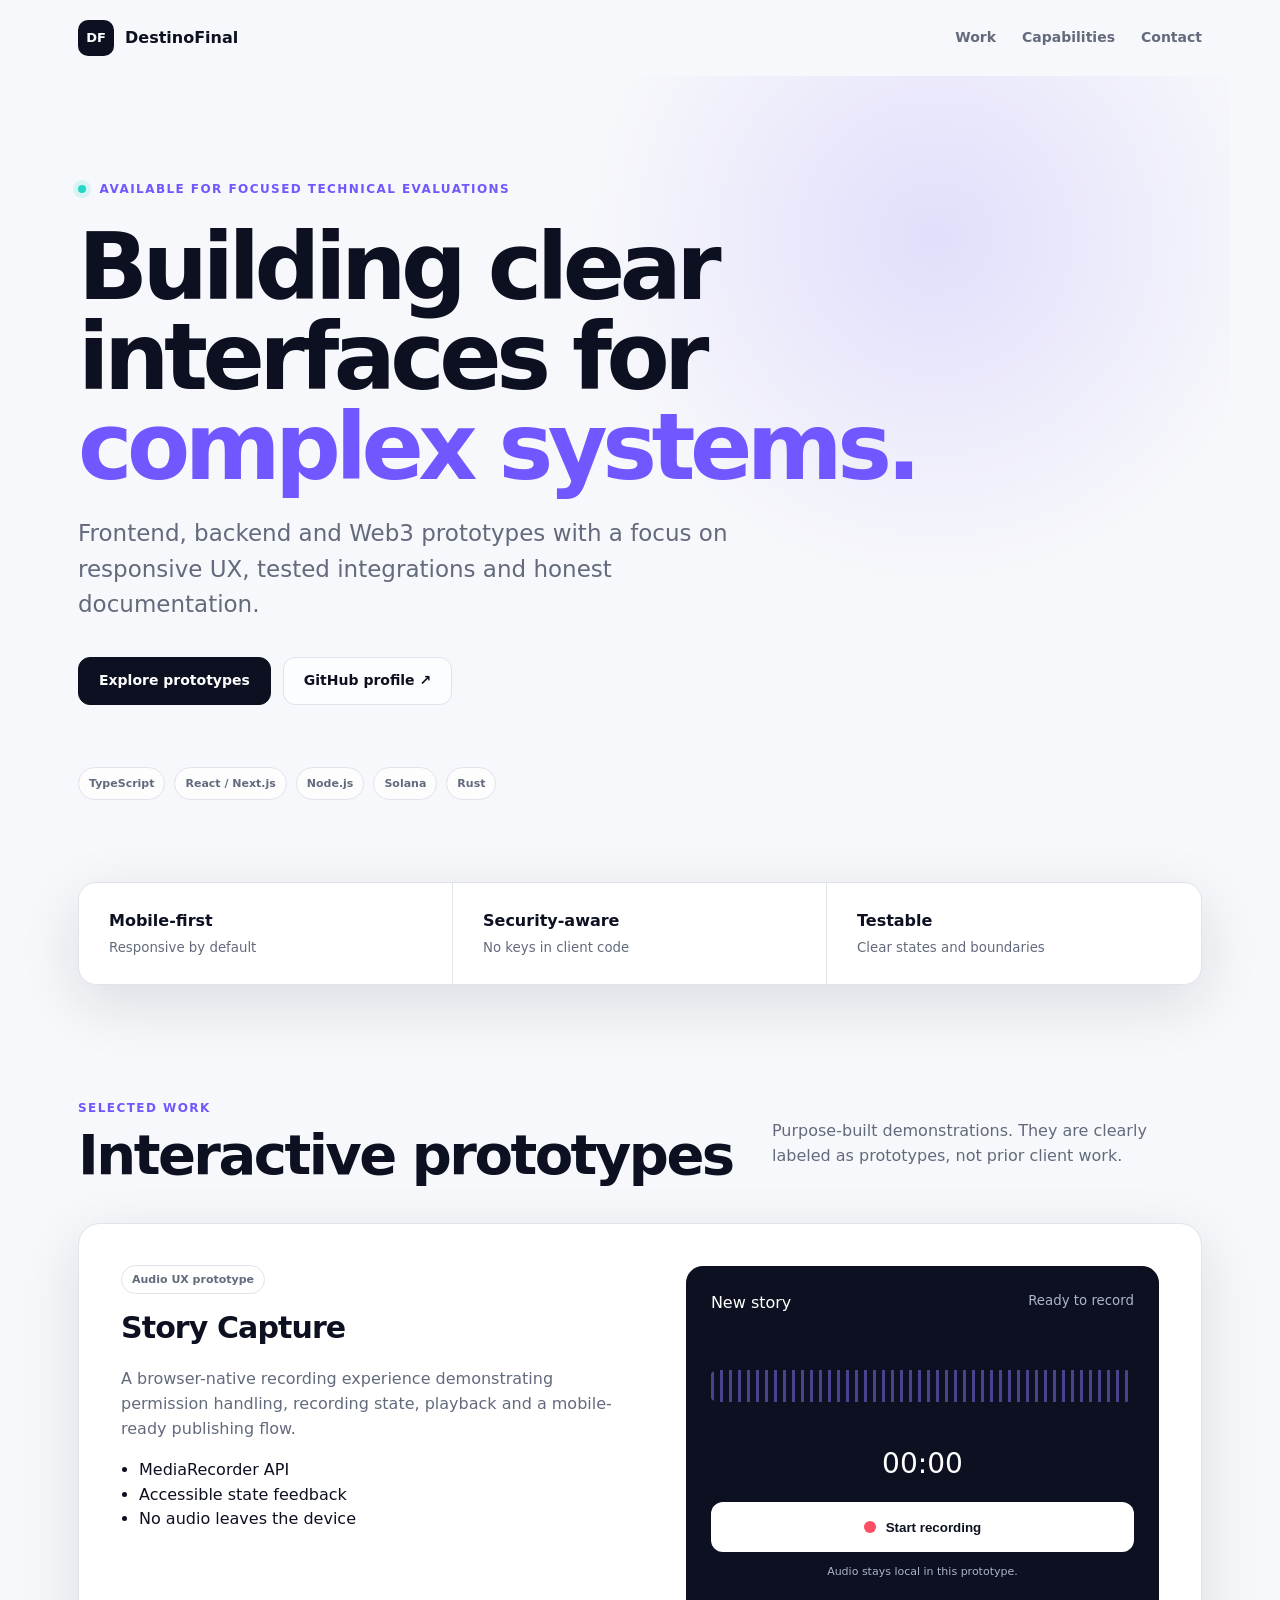
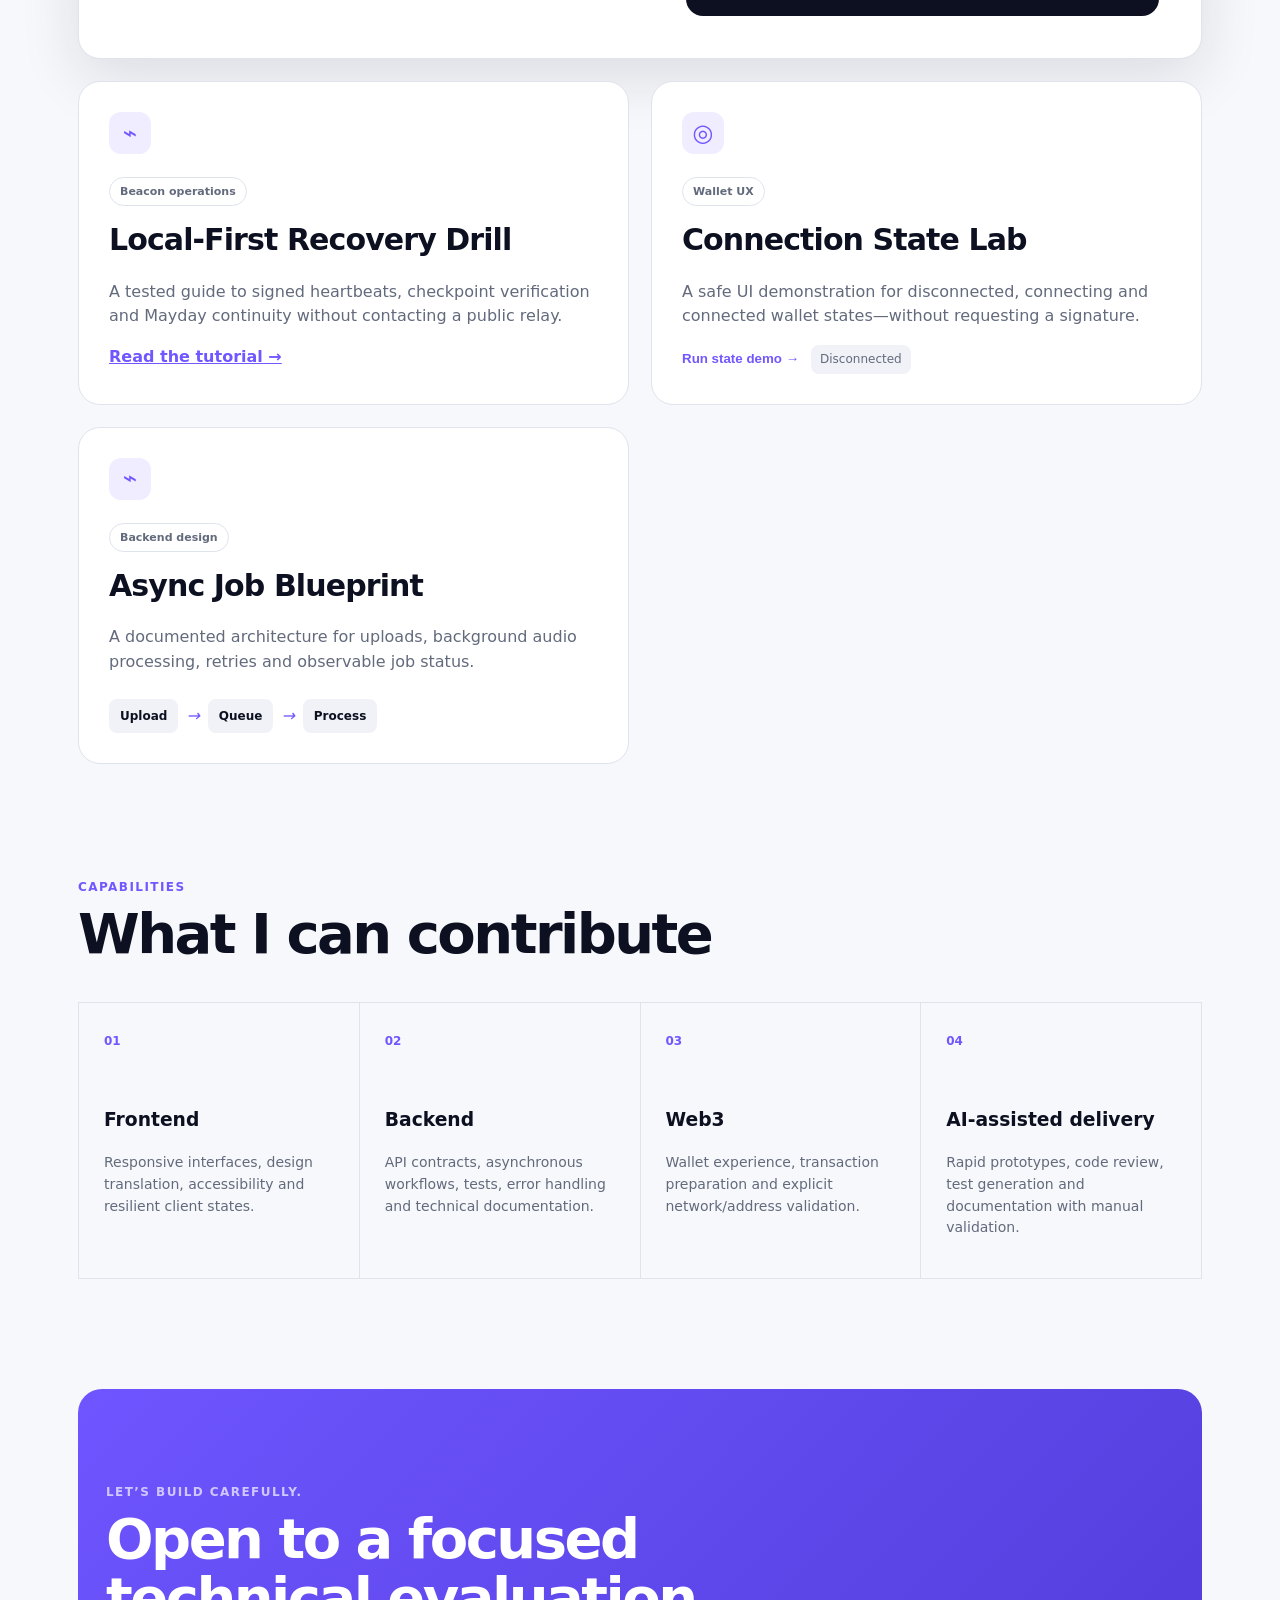
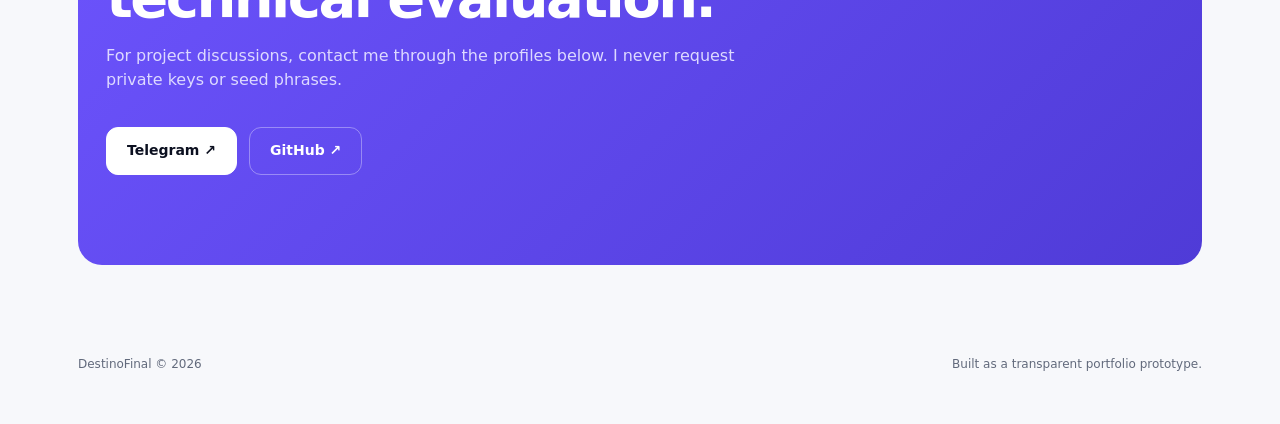
<file: index.html>
<!doctype html>
<html lang="en">
<head>
  <meta charset="UTF-8" />
  <meta name="viewport" content="width=device-width, initial-scale=1.0" />
  <meta name="description" content="DestinoFinal — frontend, backend and Web3 development portfolio." />
  <title>DestinoFinal — Web3 Builder</title>
  <link rel="stylesheet" href="styles.css" />
</head>
<body>
  <header class="nav">
    <a class="brand" href="#top" aria-label="DestinoFinal home"><span>DF</span> DestinoFinal</a>
    <nav aria-label="Primary navigation">
      <a href="#work">Work</a><a href="#capabilities">Capabilities</a><a href="#contact">Contact</a>
    </nav>
  </header>

  <main id="top">
    <section class="hero">
      <div class="eyebrow"><span></span> Available for focused technical evaluations</div>
      <h1>Building clear interfaces for <em>complex systems.</em></h1>
      <p class="lede">Frontend, backend and Web3 prototypes with a focus on responsive UX, tested integrations and honest documentation.</p>
      <div class="actions">
        <a class="button primary" href="#work">Explore prototypes</a>
        <a class="button secondary" href="https://github.com/finaldestino96-beep">GitHub profile ↗</a>
      </div>
      <div class="stack" aria-label="Technology stack"><span>TypeScript</span><span>React / Next.js</span><span>Node.js</span><span>Solana</span><span>Rust</span></div>
    </section>

    <section class="metrics" aria-label="Working principles">
      <article><strong>Mobile-first</strong><small>Responsive by default</small></article>
      <article><strong>Security-aware</strong><small>No keys in client code</small></article>
      <article><strong>Testable</strong><small>Clear states and boundaries</small></article>
    </section>

    <section id="work" class="section">
      <div class="section-heading"><div><span>Selected work</span><h2>Interactive prototypes</h2></div><p>Purpose-built demonstrations. They are clearly labeled as prototypes, not prior client work.</p></div>

      <article class="project featured">
        <div class="project-copy">
          <span class="tag">Audio UX prototype</span>
          <h3>Story Capture</h3>
          <p>A browser-native recording experience demonstrating permission handling, recording state, playback and a mobile-ready publishing flow.</p>
          <ul><li>MediaRecorder API</li><li>Accessible state feedback</li><li>No audio leaves the device</li></ul>
        </div>
        <div class="recorder-card">
          <div class="recorder-head"><span>New story</span><small id="status">Ready to record</small></div>
          <div class="wave" id="wave" aria-hidden="true"></div>
          <div class="timer" id="timer">00:00</div>
          <button id="recordButton" class="record" type="button"><span></span><b>Start recording</b></button>
          <audio id="playback" controls hidden></audio>
          <p class="privacy">Audio stays local in this prototype.</p>
        </div>
      </article>

      <div class="project-grid">
        <article class="project small">
          <div class="icon">⌁</div><span class="tag">Beacon operations</span><h3>Local-First Recovery Drill</h3>
          <p>A tested guide to signed heartbeats, checkpoint verification and Mayday continuity without contacting a public relay.</p>
          <a class="text-button" href="beacon-recovery-drill.html">Read the tutorial →</a>
        </article>
        <article class="project small">
          <div class="icon">◎</div><span class="tag">Wallet UX</span><h3>Connection State Lab</h3>
          <p>A safe UI demonstration for disconnected, connecting and connected wallet states—without requesting a signature.</p>
          <button id="walletDemo" class="text-button" type="button">Run state demo →</button><output id="walletState">Disconnected</output>
        </article>
        <article class="project small">
          <div class="icon">⌁</div><span class="tag">Backend design</span><h3>Async Job Blueprint</h3>
          <p>A documented architecture for uploads, background audio processing, retries and observable job status.</p>
          <div class="flow"><span>Upload</span><i>→</i><span>Queue</span><i>→</i><span>Process</span></div>
        </article>
      </div>
    </section>

    <section id="capabilities" class="section capabilities">
      <div class="section-heading"><div><span>Capabilities</span><h2>What I can contribute</h2></div></div>
      <div class="cap-grid">
        <article><b>01</b><h3>Frontend</h3><p>Responsive interfaces, design translation, accessibility and resilient client states.</p></article>
        <article><b>02</b><h3>Backend</h3><p>API contracts, asynchronous workflows, tests, error handling and technical documentation.</p></article>
        <article><b>03</b><h3>Web3</h3><p>Wallet experience, transaction preparation and explicit network/address validation.</p></article>
        <article><b>04</b><h3>AI-assisted delivery</h3><p>Rapid prototypes, code review, test generation and documentation with manual validation.</p></article>
      </div>
    </section>

    <section id="contact" class="contact">
      <span>Let’s build carefully.</span><h2>Open to a focused technical evaluation.</h2>
      <p>For project discussions, contact me through the profiles below. I never request private keys or seed phrases.</p>
      <div class="actions"><a class="button primary" href="https://t.me/Fatulini">Telegram ↗</a><a class="button secondary" href="https://github.com/finaldestino96-beep">GitHub ↗</a></div>
    </section>
  </main>

  <footer><span>DestinoFinal © 2026</span><span>Built as a transparent portfolio prototype.</span></footer>
  <script src="app.js"></script>
</body>
</html>
</file>
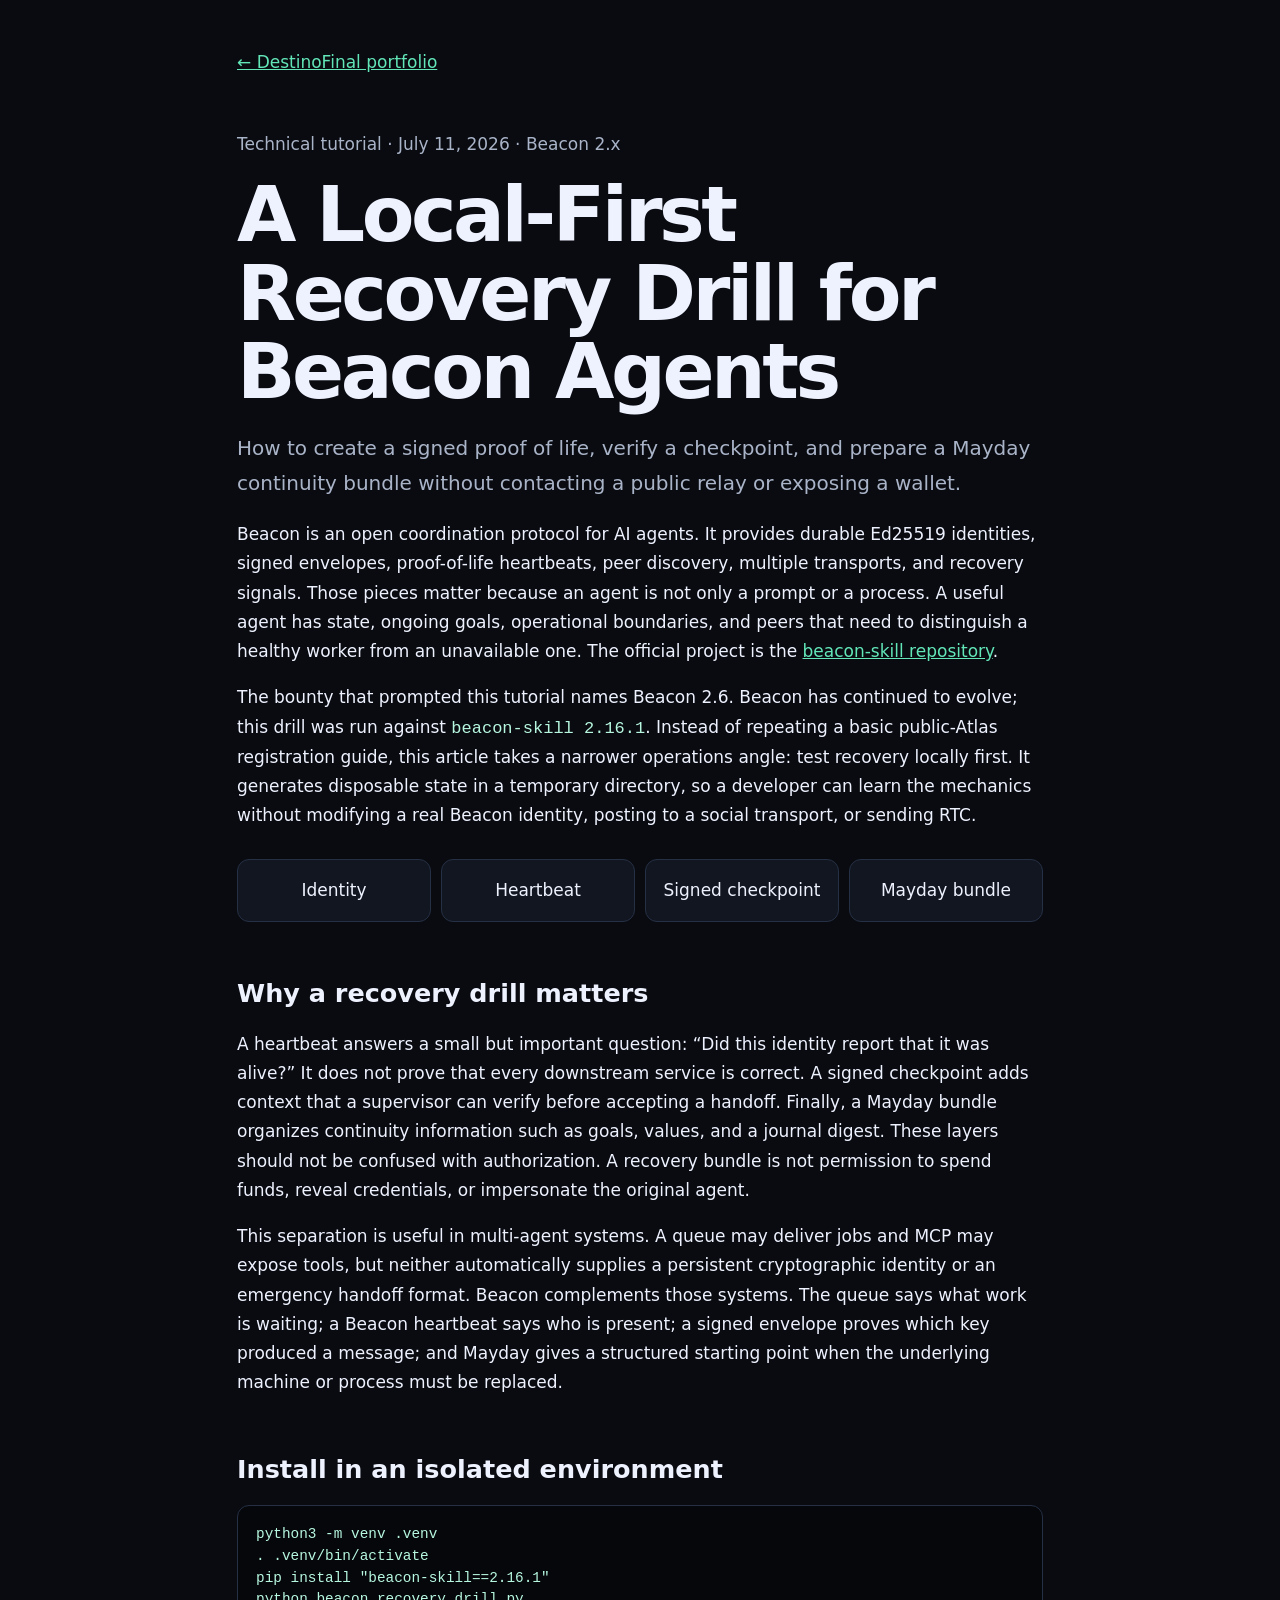
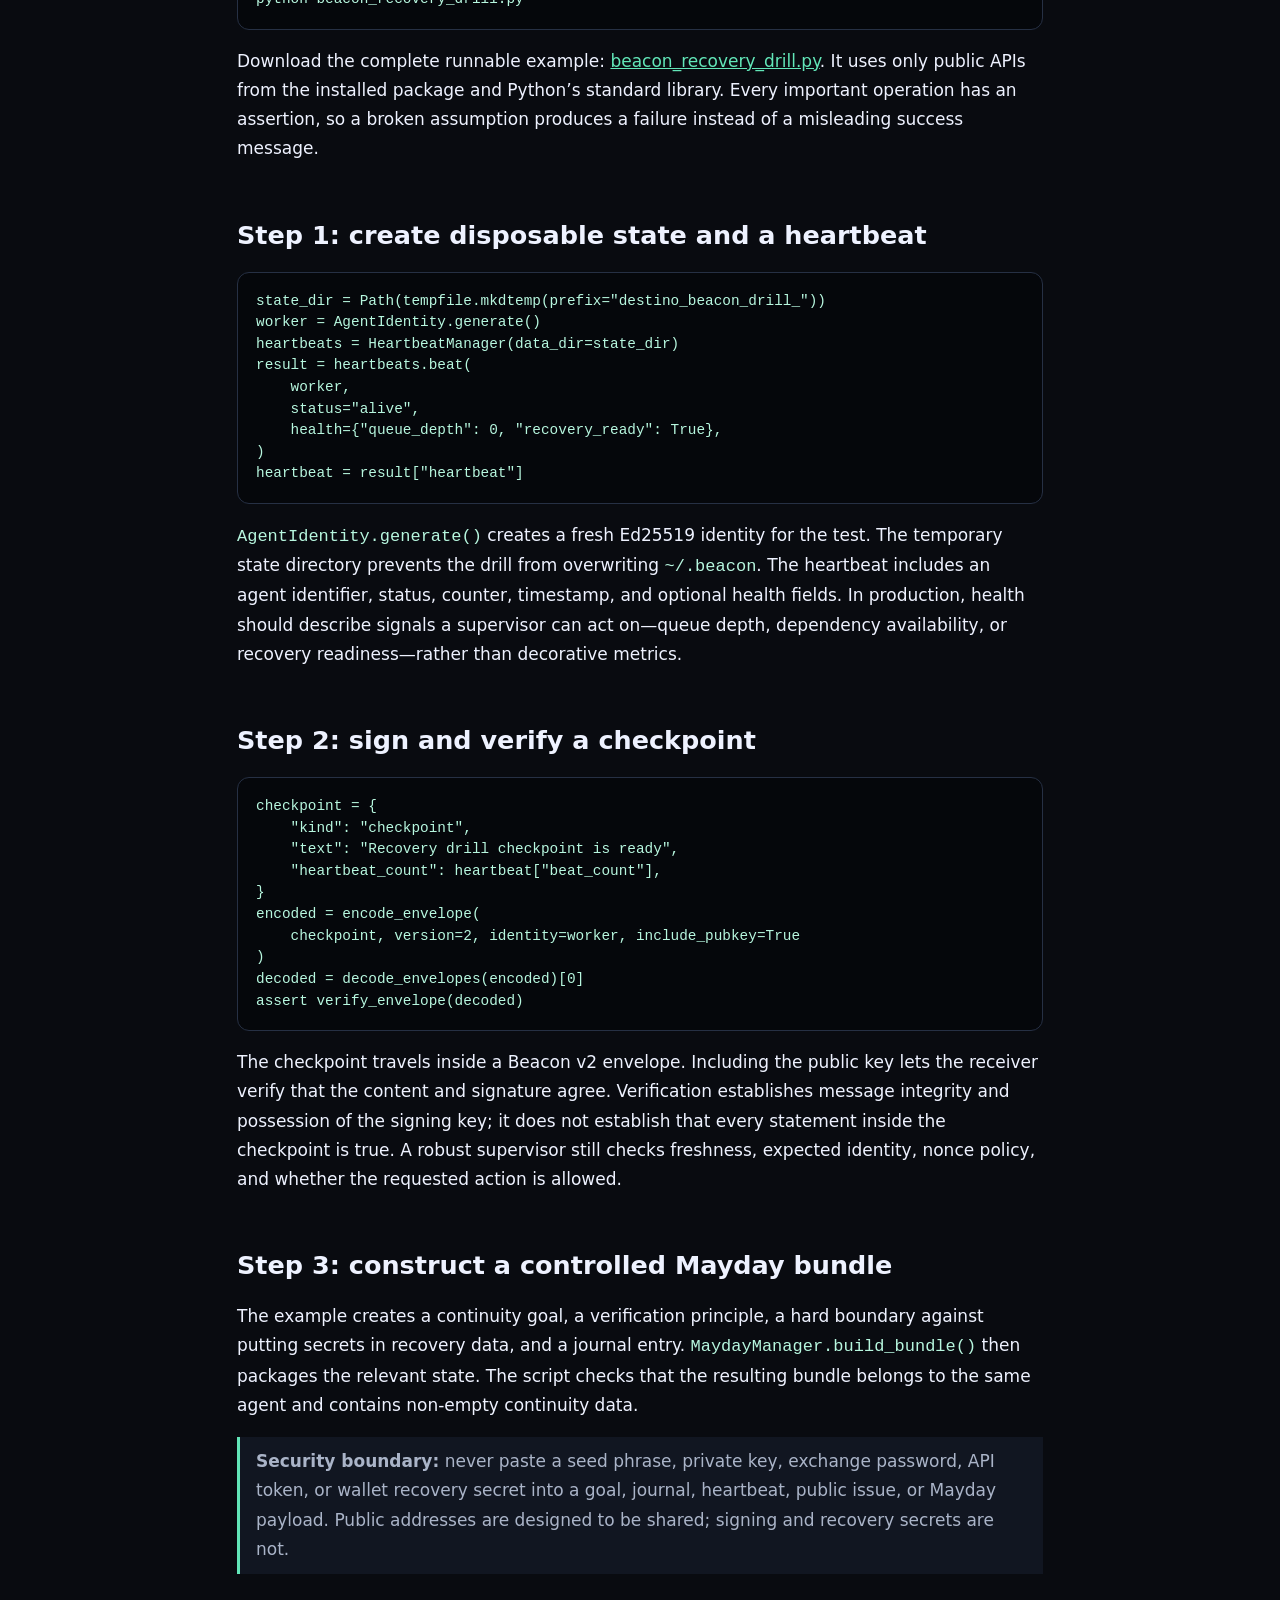
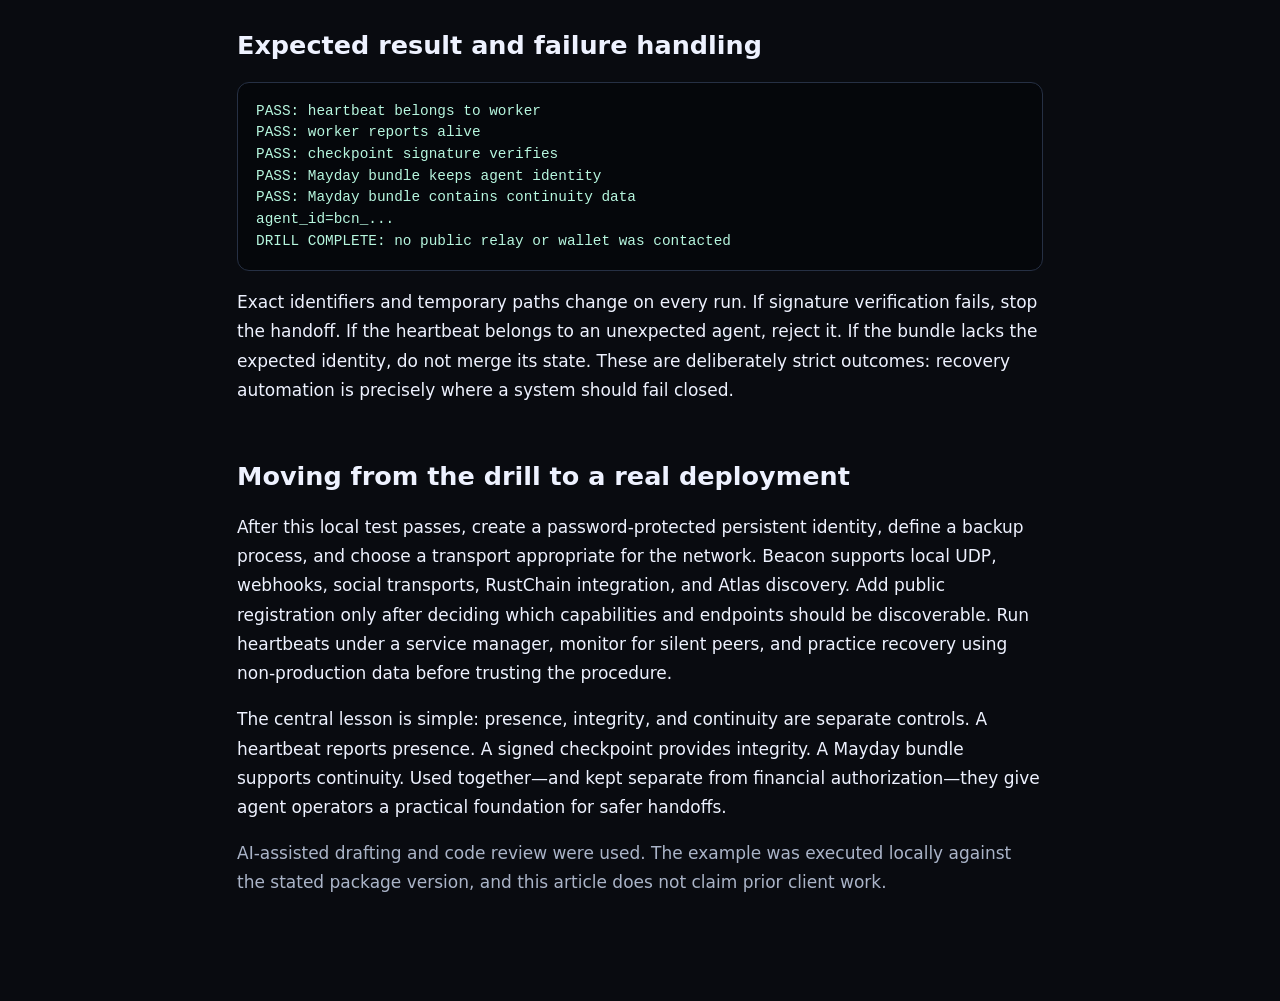
<file: beacon-recovery-drill.html>
<!doctype html>
<html lang="en">
<head>
  <meta charset="UTF-8" />
  <meta name="viewport" content="width=device-width, initial-scale=1.0" />
  <meta name="description" content="A local-first Beacon tutorial for signed heartbeats, checkpoint verification and Mayday recovery drills." />
  <title>A Local-First Beacon Recovery Drill — DestinoFinal</title>
  <link rel="alternate" type="application/rss+xml" title="DestinoFinal tutorials" href="feed.xml" />
  <style>
    :root{color-scheme:dark;--bg:#090b10;--panel:#111621;--text:#eef2ff;--muted:#aab4c8;--accent:#62e6b8;--line:#263044}*{box-sizing:border-box}body{margin:0;background:var(--bg);color:var(--text);font:17px/1.72 system-ui,sans-serif}main{max-width:850px;margin:auto;padding:48px 22px 90px}a{color:var(--accent)}.back{display:inline-block;margin-bottom:36px}h1{font-size:clamp(2.3rem,8vw,4.8rem);line-height:1.02;letter-spacing:-.045em;margin:.2em 0}h2{margin-top:2.2em;line-height:1.2}.lede{font-size:1.25rem;color:var(--muted)}.meta,.note{color:var(--muted)}.diagram{display:grid;grid-template-columns:repeat(4,1fr);gap:10px;margin:28px 0}.diagram span{padding:16px 10px;text-align:center;background:var(--panel);border:1px solid var(--line);border-radius:12px}pre{overflow:auto;padding:18px;background:#05070b;border:1px solid var(--line);border-radius:12px;font-size:.9rem;line-height:1.5}.note{border-left:3px solid var(--accent);padding:10px 16px;background:var(--panel)}code{color:#b7f7df}@media(max-width:650px){.diagram{grid-template-columns:1fr 1fr}}
  </style>
</head>
<body><main>
  <a class="back" href="index.html">← DestinoFinal portfolio</a>
  <p class="meta">Technical tutorial · July 11, 2026 · Beacon 2.x</p>
  <h1>A Local-First Recovery Drill for Beacon Agents</h1>
  <p class="lede">How to create a signed proof of life, verify a checkpoint, and prepare a Mayday continuity bundle without contacting a public relay or exposing a wallet.</p>

  <p>Beacon is an open coordination protocol for AI agents. It provides durable Ed25519 identities, signed envelopes, proof-of-life heartbeats, peer discovery, multiple transports, and recovery signals. Those pieces matter because an agent is not only a prompt or a process. A useful agent has state, ongoing goals, operational boundaries, and peers that need to distinguish a healthy worker from an unavailable one. The official project is the <a href="https://github.com/Scottcjn/beacon-skill">beacon-skill repository</a>.</p>

  <p>The bounty that prompted this tutorial names Beacon 2.6. Beacon has continued to evolve; this drill was run against <code>beacon-skill 2.16.1</code>. Instead of repeating a basic public-Atlas registration guide, this article takes a narrower operations angle: test recovery locally first. It generates disposable state in a temporary directory, so a developer can learn the mechanics without modifying a real Beacon identity, posting to a social transport, or sending RTC.</p>

  <div class="diagram" aria-label="Recovery drill flow"><span>Identity</span><span>Heartbeat</span><span>Signed checkpoint</span><span>Mayday bundle</span></div>

  <h2>Why a recovery drill matters</h2>
  <p>A heartbeat answers a small but important question: “Did this identity report that it was alive?” It does not prove that every downstream service is correct. A signed checkpoint adds context that a supervisor can verify before accepting a handoff. Finally, a Mayday bundle organizes continuity information such as goals, values, and a journal digest. These layers should not be confused with authorization. A recovery bundle is not permission to spend funds, reveal credentials, or impersonate the original agent.</p>

  <p>This separation is useful in multi-agent systems. A queue may deliver jobs and MCP may expose tools, but neither automatically supplies a persistent cryptographic identity or an emergency handoff format. Beacon complements those systems. The queue says what work is waiting; a Beacon heartbeat says who is present; a signed envelope proves which key produced a message; and Mayday gives a structured starting point when the underlying machine or process must be replaced.</p>

  <h2>Install in an isolated environment</h2>
  <pre><code>python3 -m venv .venv
. .venv/bin/activate
pip install "beacon-skill==2.16.1"
python beacon_recovery_drill.py</code></pre>
  <p>Download the complete runnable example: <a href="beacon_recovery_drill.py">beacon_recovery_drill.py</a>. It uses only public APIs from the installed package and Python’s standard library. Every important operation has an assertion, so a broken assumption produces a failure instead of a misleading success message.</p>

  <h2>Step 1: create disposable state and a heartbeat</h2>
  <pre><code>state_dir = Path(tempfile.mkdtemp(prefix="destino_beacon_drill_"))
worker = AgentIdentity.generate()
heartbeats = HeartbeatManager(data_dir=state_dir)
result = heartbeats.beat(
    worker,
    status="alive",
    health={"queue_depth": 0, "recovery_ready": True},
)
heartbeat = result["heartbeat"]</code></pre>
  <p><code>AgentIdentity.generate()</code> creates a fresh Ed25519 identity for the test. The temporary state directory prevents the drill from overwriting <code>~/.beacon</code>. The heartbeat includes an agent identifier, status, counter, timestamp, and optional health fields. In production, health should describe signals a supervisor can act on—queue depth, dependency availability, or recovery readiness—rather than decorative metrics.</p>

  <h2>Step 2: sign and verify a checkpoint</h2>
  <pre><code>checkpoint = {
    "kind": "checkpoint",
    "text": "Recovery drill checkpoint is ready",
    "heartbeat_count": heartbeat["beat_count"],
}
encoded = encode_envelope(
    checkpoint, version=2, identity=worker, include_pubkey=True
)
decoded = decode_envelopes(encoded)[0]
assert verify_envelope(decoded)</code></pre>
  <p>The checkpoint travels inside a Beacon v2 envelope. Including the public key lets the receiver verify that the content and signature agree. Verification establishes message integrity and possession of the signing key; it does not establish that every statement inside the checkpoint is true. A robust supervisor still checks freshness, expected identity, nonce policy, and whether the requested action is allowed.</p>

  <h2>Step 3: construct a controlled Mayday bundle</h2>
  <p>The example creates a continuity goal, a verification principle, a hard boundary against putting secrets in recovery data, and a journal entry. <code>MaydayManager.build_bundle()</code> then packages the relevant state. The script checks that the resulting bundle belongs to the same agent and contains non-empty continuity data.</p>

  <p class="note"><strong>Security boundary:</strong> never paste a seed phrase, private key, exchange password, API token, or wallet recovery secret into a goal, journal, heartbeat, public issue, or Mayday payload. Public addresses are designed to be shared; signing and recovery secrets are not.</p>

  <h2>Expected result and failure handling</h2>
  <pre><code>PASS: heartbeat belongs to worker
PASS: worker reports alive
PASS: checkpoint signature verifies
PASS: Mayday bundle keeps agent identity
PASS: Mayday bundle contains continuity data
agent_id=bcn_...
DRILL COMPLETE: no public relay or wallet was contacted</code></pre>
  <p>Exact identifiers and temporary paths change on every run. If signature verification fails, stop the handoff. If the heartbeat belongs to an unexpected agent, reject it. If the bundle lacks the expected identity, do not merge its state. These are deliberately strict outcomes: recovery automation is precisely where a system should fail closed.</p>

  <h2>Moving from the drill to a real deployment</h2>
  <p>After this local test passes, create a password-protected persistent identity, define a backup process, and choose a transport appropriate for the network. Beacon supports local UDP, webhooks, social transports, RustChain integration, and Atlas discovery. Add public registration only after deciding which capabilities and endpoints should be discoverable. Run heartbeats under a service manager, monitor for silent peers, and practice recovery using non-production data before trusting the procedure.</p>

  <p>The central lesson is simple: presence, integrity, and continuity are separate controls. A heartbeat reports presence. A signed checkpoint provides integrity. A Mayday bundle supports continuity. Used together—and kept separate from financial authorization—they give agent operators a practical foundation for safer handoffs.</p>

  <p class="meta">AI-assisted drafting and code review were used. The example was executed locally against the stated package version, and this article does not claim prior client work.</p>
</main></body></html>
</file>
<file: styles.css>
:root{--ink:#0c1020;--muted:#626a7c;--line:#dfe3ec;--paper:#f7f8fb;--white:#fff;--violet:#7057ff;--cyan:#23d7c5;--shadow:0 18px 60px rgba(18,24,48,.12)}*{box-sizing:border-box}html{scroll-behavior:smooth}body{margin:0;background:var(--paper);color:var(--ink);font-family:Inter,ui-sans-serif,system-ui,-apple-system,BlinkMacSystemFont,"Segoe UI",sans-serif;line-height:1.55}.nav{height:76px;display:flex;align-items:center;justify-content:space-between;max-width:1180px;margin:auto;padding:0 28px}.brand{display:flex;align-items:center;gap:11px;color:var(--ink);font-weight:800;text-decoration:none}.brand span{display:grid;place-items:center;width:36px;height:36px;border-radius:10px;background:var(--ink);color:white;font-size:13px}.nav nav{display:flex;gap:26px}.nav nav a{color:var(--muted);text-decoration:none;font-size:14px;font-weight:650}.hero{max-width:1180px;margin:0 auto;padding:104px 28px 82px;background:radial-gradient(circle at 75% 20%,rgba(112,87,255,.16),transparent 32%)}.eyebrow,.section-heading span,.contact>span{color:var(--violet);font-size:12px;font-weight:800;letter-spacing:.12em;text-transform:uppercase}.eyebrow span{display:inline-block;width:8px;height:8px;margin-right:8px;border-radius:50%;background:var(--cyan);box-shadow:0 0 0 5px rgba(35,215,197,.15)}h1{max-width:900px;margin:24px 0 22px;font-size:clamp(48px,8vw,92px);line-height:.98;letter-spacing:-.06em}h1 em{color:var(--violet);font-style:normal}.lede{max-width:670px;color:var(--muted);font-size:clamp(18px,2.5vw,23px)}.actions{display:flex;gap:12px;flex-wrap:wrap;margin-top:34px}.button{display:inline-flex;align-items:center;justify-content:center;min-height:48px;padding:0 20px;border:1px solid var(--line);border-radius:12px;text-decoration:none;font-weight:750;font-size:14px}.primary{background:var(--ink);color:white;border-color:var(--ink)}.secondary{background:rgba(255,255,255,.7);color:var(--ink)}.stack{display:flex;gap:9px;flex-wrap:wrap;margin-top:62px}.stack span,.tag{padding:7px 10px;border:1px solid var(--line);border-radius:999px;background:rgba(255,255,255,.8);color:var(--muted);font-size:11px;font-weight:750}.metrics{display:grid;grid-template-columns:repeat(3,1fr);max-width:1124px;margin:0 auto;background:var(--white);border:1px solid var(--line);border-radius:18px;box-shadow:var(--shadow)}.metrics article{padding:26px 30px;border-right:1px solid var(--line)}.metrics article:last-child{border:0}.metrics strong,.metrics small{display:block}.metrics small{margin-top:4px;color:var(--muted)}.section{max-width:1180px;margin:auto;padding:110px 28px 0}.section-heading{display:flex;justify-content:space-between;align-items:end;gap:30px;margin-bottom:38px}.section-heading h2,.contact h2{margin:6px 0 0;font-size:clamp(34px,5vw,56px);letter-spacing:-.045em;line-height:1.05}.section-heading>p{max-width:430px;color:var(--muted)}.project{background:var(--white);border:1px solid var(--line);border-radius:22px;box-shadow:var(--shadow)}.featured{display:grid;grid-template-columns:1.05fr .95fr;gap:42px;padding:42px}.project h3{font-size:30px;letter-spacing:-.03em;margin:14px 0 10px}.project-copy p,.small p{color:var(--muted)}.project-copy ul{padding-left:18px}.recorder-card{padding:25px;background:var(--ink);color:white;border-radius:17px}.recorder-head{display:flex;justify-content:space-between}.recorder-head small,.privacy{color:#aeb5c6}.wave{height:80px;margin:30px 0 16px;border-radius:10px;background:repeating-linear-gradient(90deg,#8775ff 0 3px,transparent 3px 9px);opacity:.5;transform:scaleY(.4);transition:.3s}.wave.active{animation:pulse .8s ease-in-out infinite alternate}.timer{text-align:center;font-size:28px;font-variant-numeric:tabular-nums}.record{display:flex;align-items:center;justify-content:center;gap:10px;width:100%;height:50px;margin-top:17px;border:0;border-radius:12px;background:white;color:var(--ink);cursor:pointer}.record span{width:12px;height:12px;border-radius:50%;background:#ff4d63}.record.active span{border-radius:2px}.recorder-card audio{width:100%;margin-top:15px}.privacy{text-align:center;font-size:11px}.project-grid{display:grid;grid-template-columns:1fr 1fr;gap:22px;margin-top:22px}.small{padding:30px;box-shadow:none}.small .icon{display:grid;place-items:center;width:42px;height:42px;margin-bottom:24px;border-radius:12px;background:#efedff;color:var(--violet);font-size:24px}.text-button{padding:0;border:0;background:none;color:var(--violet);font-weight:800;cursor:pointer}.small output{display:inline-block;margin-left:12px;padding:5px 9px;border-radius:8px;background:#f0f2f7;color:var(--muted);font-size:12px}.flow{display:flex;align-items:center;gap:8px;flex-wrap:wrap;margin-top:24px}.flow span{padding:8px 11px;border-radius:8px;background:#f0f2f7;font-size:12px;font-weight:700}.flow i{color:var(--violet)}.capabilities{padding-bottom:110px}.cap-grid{display:grid;grid-template-columns:repeat(4,1fr);border-top:1px solid var(--line);border-left:1px solid var(--line)}.cap-grid article{min-height:240px;padding:25px;border-right:1px solid var(--line);border-bottom:1px solid var(--line)}.cap-grid b{color:var(--violet);font-size:12px}.cap-grid h3{margin-top:52px}.cap-grid p{color:var(--muted);font-size:14px}.contact{padding:90px 28px;max-width:1124px;margin:0 auto 60px;border-radius:24px;background:linear-gradient(135deg,#6e55ff,#4f3bd7);color:white}.contact>span{color:#cfc8ff}.contact h2{max-width:700px}.contact p{max-width:650px;color:#ddd9ff}.contact .primary{background:white;color:var(--ink);border-color:white}.contact .secondary{background:transparent;color:white;border-color:rgba(255,255,255,.35)}footer{display:flex;justify-content:space-between;gap:20px;max-width:1180px;margin:auto;padding:30px 28px 50px;color:var(--muted);font-size:12px}@keyframes pulse{from{transform:scaleY(.35)}to{transform:scaleY(.9)}}@media(max-width:760px){.nav nav{display:none}.hero{padding-top:68px}.metrics,.featured,.project-grid,.cap-grid{grid-template-columns:1fr}.metrics{margin:0 18px}.metrics article{border-right:0;border-bottom:1px solid var(--line)}.featured{padding:22px}.section-heading{display:block}.section-heading>p{margin-top:18px}.cap-grid article{min-height:190px}.contact{margin:0 18px 40px;padding:54px 24px}footer{display:block}footer span{display:block;margin-top:6px}}
</file>
